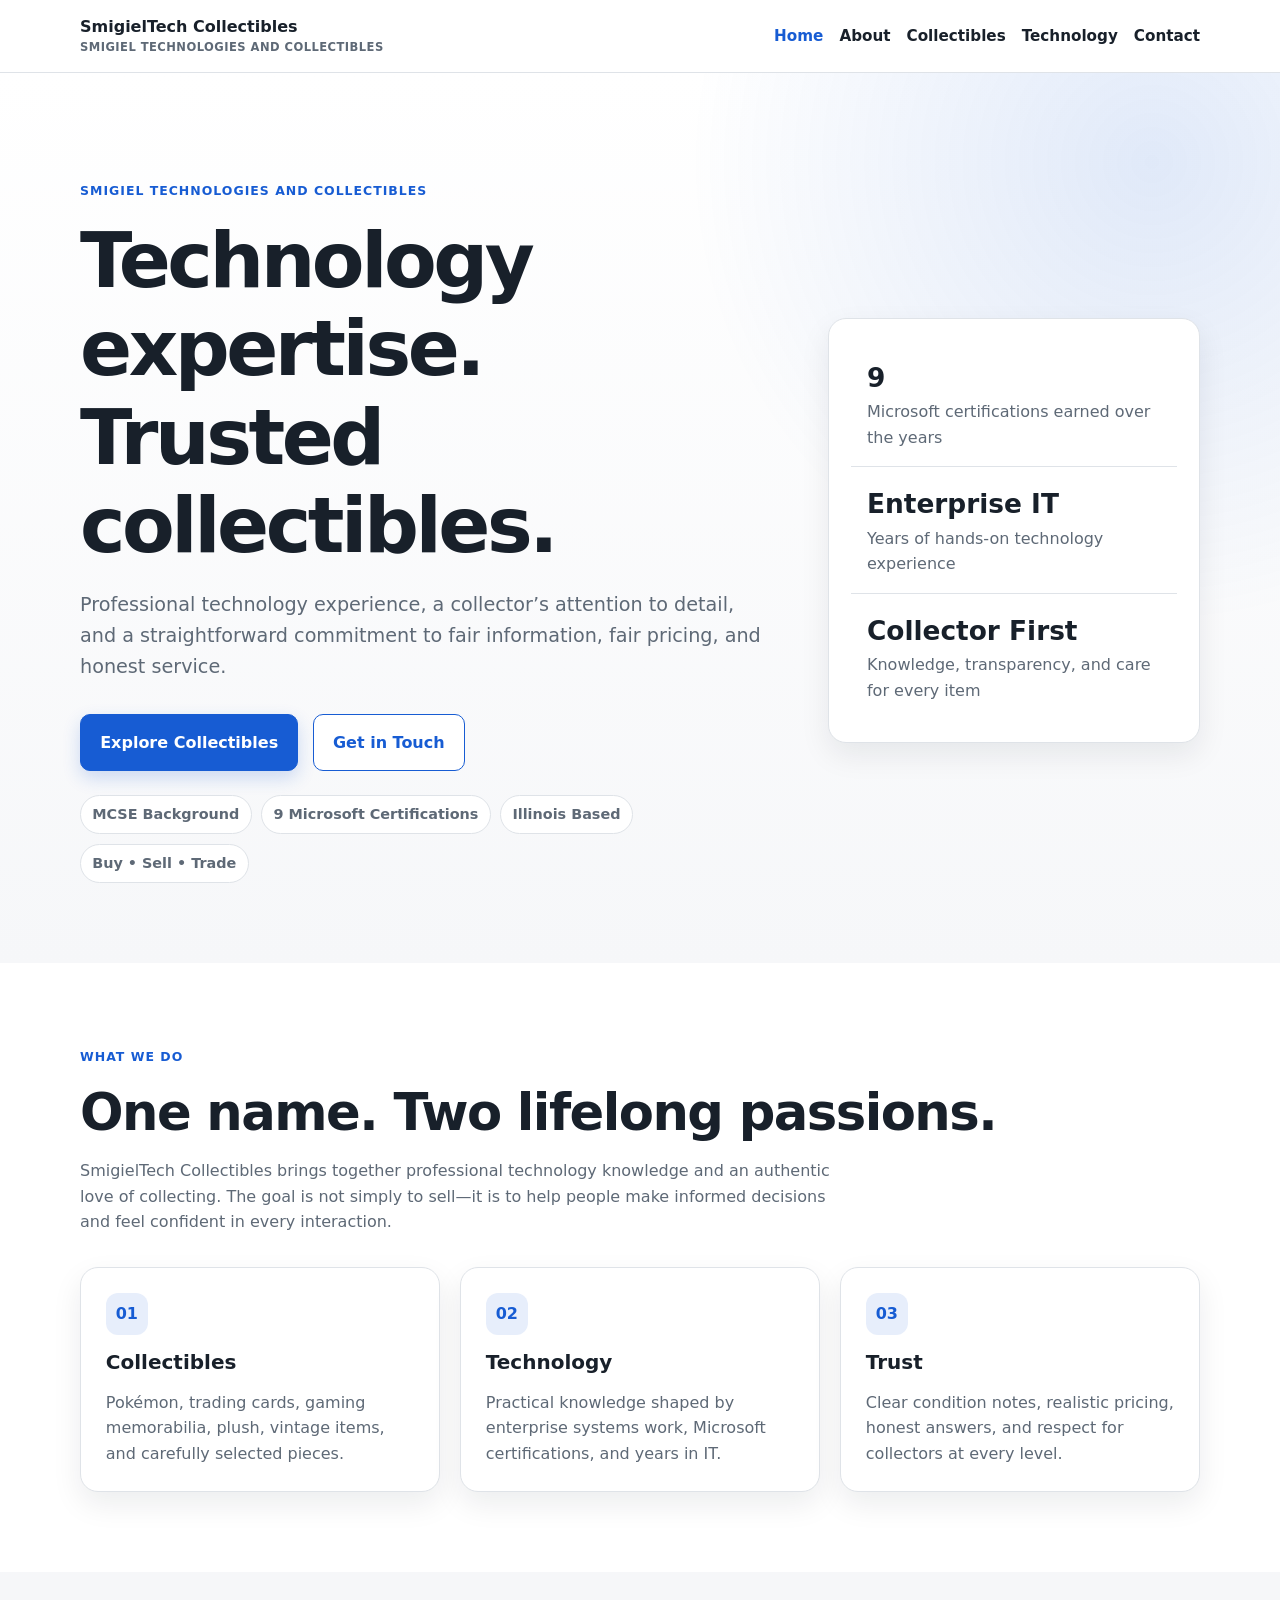
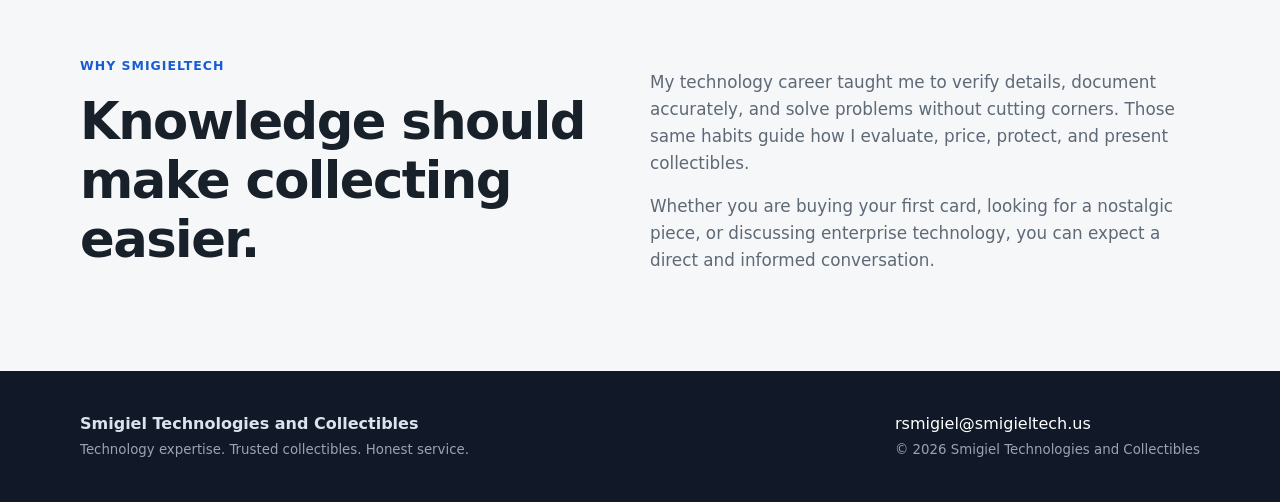
<file: index.html>
<!doctype html>
<html lang="en">
<head>
  <meta charset="utf-8">
  <meta name="viewport" content="width=device-width, initial-scale=1">
  <title>Home | SmigielTech Collectibles</title>
  <meta name="description" content="SmigielTech Collectibles combines enterprise technology experience with trusted collectibles and honest service.">
  <link rel="stylesheet" href="styles.css">
</head>
<body>

<header class="site-header">
  <div class="container nav-wrap">
    <a class="brand" href="index.html">
      SmigielTech Collectibles
      <small>Smigiel Technologies and Collectibles</small>
    </a>
    <nav aria-label="Primary navigation">
      <button class="menu-button" type="button" aria-expanded="false">Menu</button>
      <ul><li><a href="index.html" aria-current="page">Home</a></li>
<li><a href="about.html">About</a></li>
<li><a href="collectibles.html">Collectibles</a></li>
<li><a href="technology.html">Technology</a></li>
<li><a href="contact.html">Contact</a></li></ul>
    </nav>
  </div>
</header>

<main>

<section class="hero">
  <div class="container hero-grid">
    <div>
      <span class="eyebrow">Smigiel Technologies and Collectibles</span>
      <h1>Technology expertise. Trusted collectibles.</h1>
      <p class="lead">
        Professional technology experience, a collector’s attention to detail,
        and a straightforward commitment to fair information, fair pricing, and honest service.
      </p>
      <div class="actions">
        <a class="button" href="collectibles.html">Explore Collectibles</a>
        <a class="button secondary" href="contact.html">Get in Touch</a>
      </div>
      <div class="badge-row">
        <span class="badge">MCSE Background</span>
        <span class="badge">9 Microsoft Certifications</span>
        <span class="badge">Illinois Based</span>
        <span class="badge">Buy • Sell • Trade</span>
      </div>
    </div>
    <aside class="hero-card" aria-label="Business highlights">
      <div class="stat">
        <strong>9</strong>
        <span>Microsoft certifications earned over the years</span>
      </div>
      <div class="stat">
        <strong>Enterprise IT</strong>
        <span>Years of hands-on technology experience</span>
      </div>
      <div class="stat">
        <strong>Collector First</strong>
        <span>Knowledge, transparency, and care for every item</span>
      </div>
    </aside>
  </div>
</section>

<section class="section alt">
  <div class="container">
    <span class="eyebrow">What We Do</span>
    <h2>One name. Two lifelong passions.</h2>
    <p class="section-intro">
      SmigielTech Collectibles brings together professional technology knowledge and
      an authentic love of collecting. The goal is not simply to sell—it is to help people
      make informed decisions and feel confident in every interaction.
    </p>
    <div class="grid-3">
      <article class="card">
        <div class="icon">01</div>
        <h3>Collectibles</h3>
        <p>Pokémon, trading cards, gaming memorabilia, plush, vintage items, and carefully selected pieces.</p>
      </article>
      <article class="card">
        <div class="icon">02</div>
        <h3>Technology</h3>
        <p>Practical knowledge shaped by enterprise systems work, Microsoft certifications, and years in IT.</p>
      </article>
      <article class="card">
        <div class="icon">03</div>
        <h3>Trust</h3>
        <p>Clear condition notes, realistic pricing, honest answers, and respect for collectors at every level.</p>
      </article>
    </div>
  </div>
</section>

<section class="section">
  <div class="container grid-2">
    <div>
      <span class="eyebrow">Why SmigielTech</span>
      <h2>Knowledge should make collecting easier.</h2>
    </div>
    <div class="prose">
      <p>
        My technology career taught me to verify details, document accurately, and solve problems
        without cutting corners. Those same habits guide how I evaluate, price, protect, and present collectibles.
      </p>
      <p>
        Whether you are buying your first card, looking for a nostalgic piece, or discussing enterprise technology,
        you can expect a direct and informed conversation.
      </p>
    </div>
  </div>
</section>

</main>

<footer class="site-footer">
  <div class="container footer-grid">
    <div>
      <strong>Smigiel Technologies and Collectibles</strong><br>
      <small>Technology expertise. Trusted collectibles. Honest service.</small>
    </div>
    <div>
      <a href="mailto:rsmigiel@smigieltech.us">rsmigiel@smigieltech.us</a><br>
      <small>© <span data-year></span> Smigiel Technologies and Collectibles</small>
    </div>
  </div>
</footer>

<script src="script.js"></script>
</body>
</html>
</file>
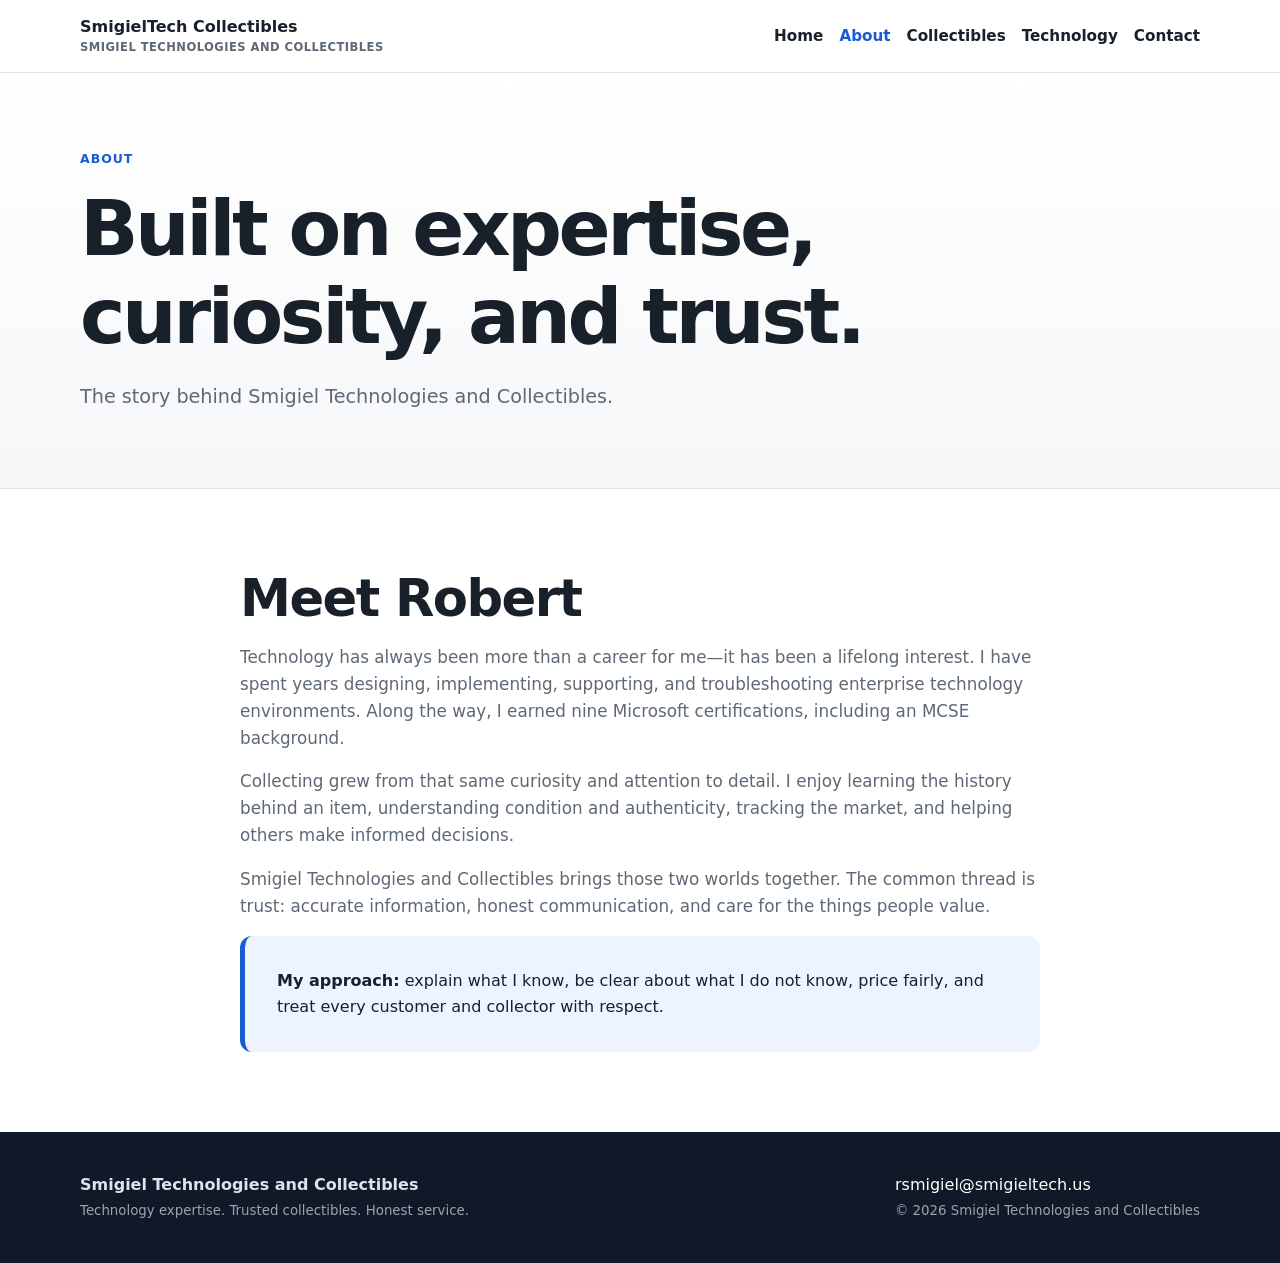
<file: about.html>
<!doctype html>
<html lang="en">
<head>
  <meta charset="utf-8">
  <meta name="viewport" content="width=device-width, initial-scale=1">
  <title>About | SmigielTech Collectibles</title>
  <meta name="description" content="Learn about Robert and the experience behind Smigiel Technologies and Collectibles.">
  <link rel="stylesheet" href="styles.css">
</head>
<body>

<header class="site-header">
  <div class="container nav-wrap">
    <a class="brand" href="index.html">
      SmigielTech Collectibles
      <small>Smigiel Technologies and Collectibles</small>
    </a>
    <nav aria-label="Primary navigation">
      <button class="menu-button" type="button" aria-expanded="false">Menu</button>
      <ul><li><a href="index.html">Home</a></li>
<li><a href="about.html" aria-current="page">About</a></li>
<li><a href="collectibles.html">Collectibles</a></li>
<li><a href="technology.html">Technology</a></li>
<li><a href="contact.html">Contact</a></li></ul>
    </nav>
  </div>
</header>

<main>

<section class="page-hero">
  <div class="container">
    <span class="eyebrow">About</span>
    <h1>Built on expertise, curiosity, and trust.</h1>
    <p class="lead">The story behind Smigiel Technologies and Collectibles.</p>
  </div>
</section>
<section class="section alt">
  <div class="container prose">
    <h2>Meet Robert</h2>
    <p>
      Technology has always been more than a career for me—it has been a lifelong interest.
      I have spent years designing, implementing, supporting, and troubleshooting enterprise technology environments.
      Along the way, I earned nine Microsoft certifications, including an MCSE background.
    </p>
    <p>
      Collecting grew from that same curiosity and attention to detail. I enjoy learning the history behind an item,
      understanding condition and authenticity, tracking the market, and helping others make informed decisions.
    </p>
    <p>
      Smigiel Technologies and Collectibles brings those two worlds together. The common thread is trust:
      accurate information, honest communication, and care for the things people value.
    </p>
    <div class="callout">
      <strong>My approach:</strong> explain what I know, be clear about what I do not know,
      price fairly, and treat every customer and collector with respect.
    </div>
  </div>
</section>

</main>

<footer class="site-footer">
  <div class="container footer-grid">
    <div>
      <strong>Smigiel Technologies and Collectibles</strong><br>
      <small>Technology expertise. Trusted collectibles. Honest service.</small>
    </div>
    <div>
      <a href="mailto:rsmigiel@smigieltech.us">rsmigiel@smigieltech.us</a><br>
      <small>© <span data-year></span> Smigiel Technologies and Collectibles</small>
    </div>
  </div>
</footer>

<script src="script.js"></script>
</body>
</html>
</file>
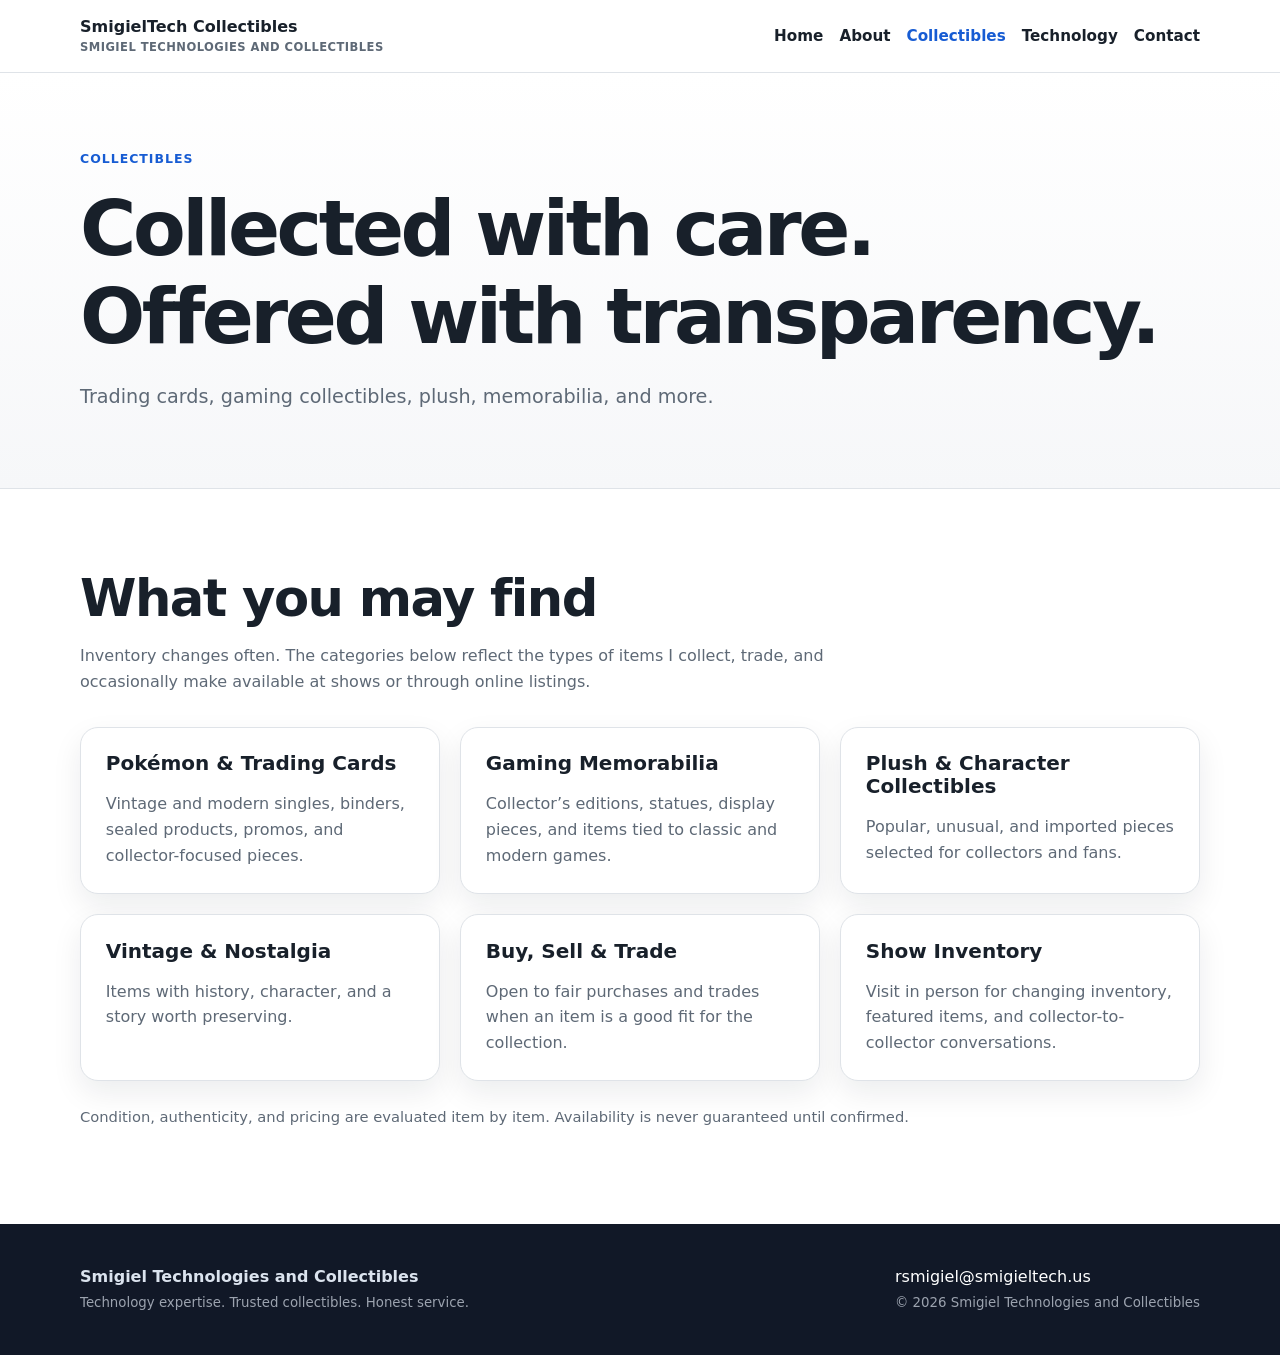
<file: collectibles.html>
<!doctype html>
<html lang="en">
<head>
  <meta charset="utf-8">
  <meta name="viewport" content="width=device-width, initial-scale=1">
  <title>Collectibles | SmigielTech Collectibles</title>
  <meta name="description" content="Explore the types of trading cards, gaming memorabilia, plush, and vintage collectibles offered by SmigielTech Collectibles.">
  <link rel="stylesheet" href="styles.css">
</head>
<body>

<header class="site-header">
  <div class="container nav-wrap">
    <a class="brand" href="index.html">
      SmigielTech Collectibles
      <small>Smigiel Technologies and Collectibles</small>
    </a>
    <nav aria-label="Primary navigation">
      <button class="menu-button" type="button" aria-expanded="false">Menu</button>
      <ul><li><a href="index.html">Home</a></li>
<li><a href="about.html">About</a></li>
<li><a href="collectibles.html" aria-current="page">Collectibles</a></li>
<li><a href="technology.html">Technology</a></li>
<li><a href="contact.html">Contact</a></li></ul>
    </nav>
  </div>
</header>

<main>

<section class="page-hero">
  <div class="container">
    <span class="eyebrow">Collectibles</span>
    <h1>Collected with care. Offered with transparency.</h1>
    <p class="lead">Trading cards, gaming collectibles, plush, memorabilia, and more.</p>
  </div>
</section>
<section class="section alt">
  <div class="container">
    <h2>What you may find</h2>
    <p class="section-intro">
      Inventory changes often. The categories below reflect the types of items I collect,
      trade, and occasionally make available at shows or through online listings.
    </p>
    <div class="grid-3">
      <article class="card">
        <h3>Pokémon & Trading Cards</h3>
        <p>Vintage and modern singles, binders, sealed products, promos, and collector-focused pieces.</p>
      </article>
      <article class="card">
        <h3>Gaming Memorabilia</h3>
        <p>Collector’s editions, statues, display pieces, and items tied to classic and modern games.</p>
      </article>
      <article class="card">
        <h3>Plush & Character Collectibles</h3>
        <p>Popular, unusual, and imported pieces selected for collectors and fans.</p>
      </article>
      <article class="card">
        <h3>Vintage & Nostalgia</h3>
        <p>Items with history, character, and a story worth preserving.</p>
      </article>
      <article class="card">
        <h3>Buy, Sell & Trade</h3>
        <p>Open to fair purchases and trades when an item is a good fit for the collection.</p>
      </article>
      <article class="card">
        <h3>Show Inventory</h3>
        <p>Visit in person for changing inventory, featured items, and collector-to-collector conversations.</p>
      </article>
    </div>
    <p class="notice">
      Condition, authenticity, and pricing are evaluated item by item. Availability is never guaranteed until confirmed.
    </p>
  </div>
</section>

</main>

<footer class="site-footer">
  <div class="container footer-grid">
    <div>
      <strong>Smigiel Technologies and Collectibles</strong><br>
      <small>Technology expertise. Trusted collectibles. Honest service.</small>
    </div>
    <div>
      <a href="mailto:rsmigiel@smigieltech.us">rsmigiel@smigieltech.us</a><br>
      <small>© <span data-year></span> Smigiel Technologies and Collectibles</small>
    </div>
  </div>
</footer>

<script src="script.js"></script>
</body>
</html>
</file>
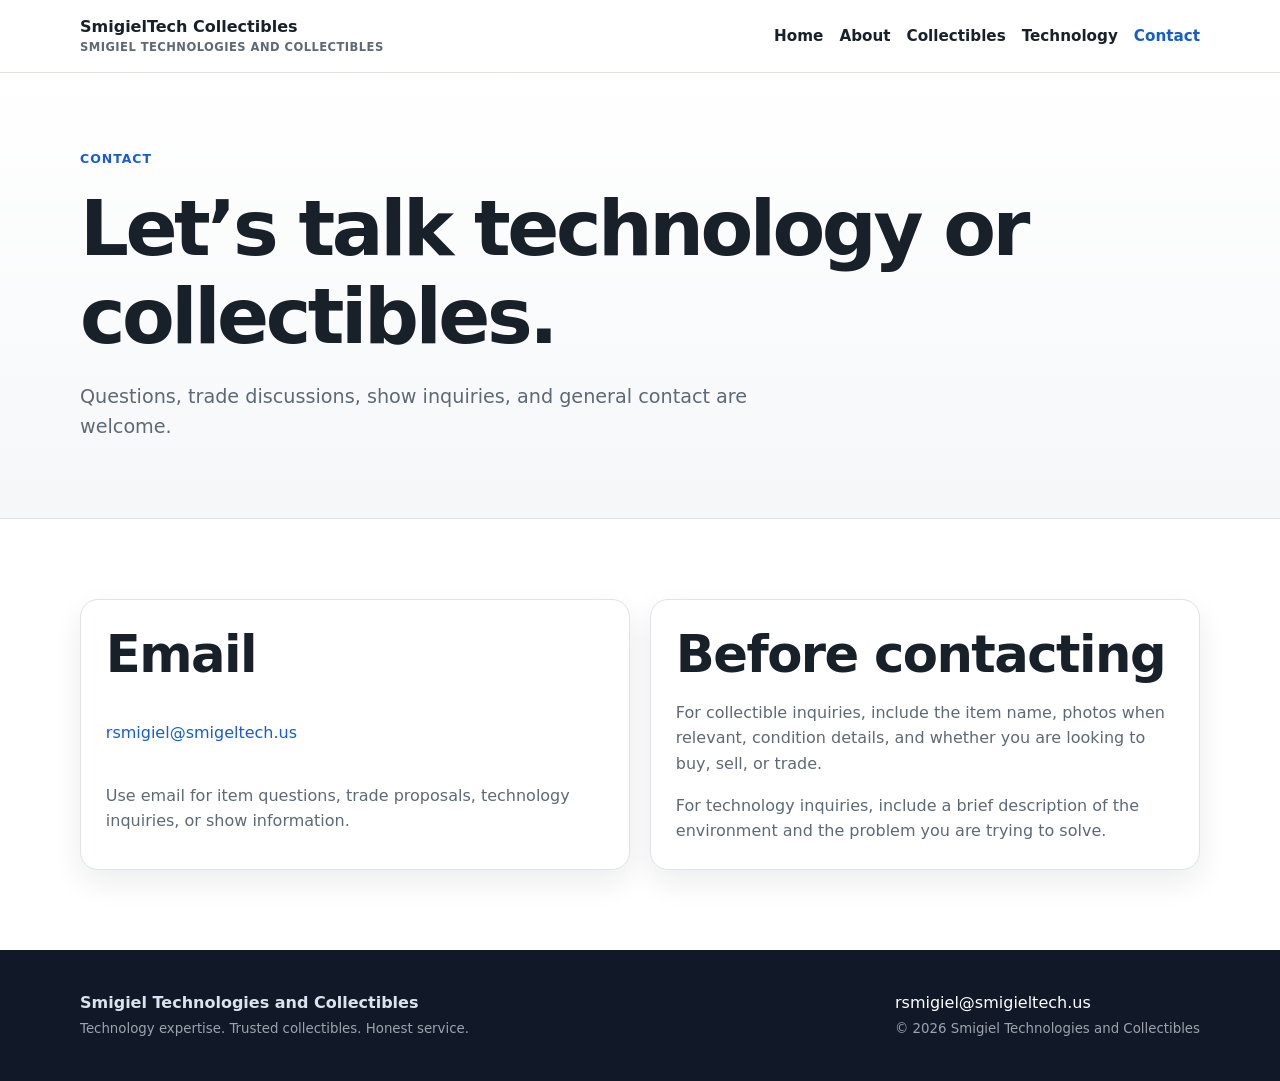
<file: contact.html>
<!doctype html>
<html lang="en">
<head>
  <meta charset="utf-8">
  <meta name="viewport" content="width=device-width, initial-scale=1">
  <title>Contact | SmigielTech Collectibles</title>
  <meta name="description" content="Contact Smigiel Technologies and Collectibles about technology, collectibles, shows, buying, selling, or trading.">
  <link rel="stylesheet" href="styles.css">
</head>
<body>

<header class="site-header">
  <div class="container nav-wrap">
    <a class="brand" href="index.html">
      SmigielTech Collectibles
      <small>Smigiel Technologies and Collectibles</small>
    </a>
    <nav aria-label="Primary navigation">
      <button class="menu-button" type="button" aria-expanded="false">Menu</button>
      <ul><li><a href="index.html">Home</a></li>
<li><a href="about.html">About</a></li>
<li><a href="collectibles.html">Collectibles</a></li>
<li><a href="technology.html">Technology</a></li>
<li><a href="contact.html" aria-current="page">Contact</a></li></ul>
    </nav>
  </div>
</header>

<main>

<section class="page-hero">
  <div class="container">
    <span class="eyebrow">Contact</span>
    <h1>Let’s talk technology or collectibles.</h1>
    <p class="lead">Questions, trade discussions, show inquiries, and general contact are welcome.</p>
  </div>
</section>
<section class="section alt">
  <div class="container grid-2">
    <div class="contact-card card">
      <h2>Email</h2>
      <a href="mailto:rsmigiel@smigeltech.us">rsmigiel@smigeltech.us</a>
      <p>Use email for item questions, trade proposals, technology inquiries, or show information.</p>
    </div>
    <div class="card">
      <h2>Before contacting</h2>
      <p>
        For collectible inquiries, include the item name, photos when relevant, condition details,
        and whether you are looking to buy, sell, or trade.
      </p>
      <p>
        For technology inquiries, include a brief description of the environment and the problem you are trying to solve.
      </p>
    </div>
  </div>
</section>

</main>

<footer class="site-footer">
  <div class="container footer-grid">
    <div>
      <strong>Smigiel Technologies and Collectibles</strong><br>
      <small>Technology expertise. Trusted collectibles. Honest service.</small>
    </div>
    <div>
      <a href="mailto:rsmigiel@smigieltech.us">rsmigiel@smigieltech.us</a><br>
      <small>© <span data-year></span> Smigiel Technologies and Collectibles</small>
    </div>
  </div>
</footer>

<script src="script.js"></script>
</body>
</html>
</file>
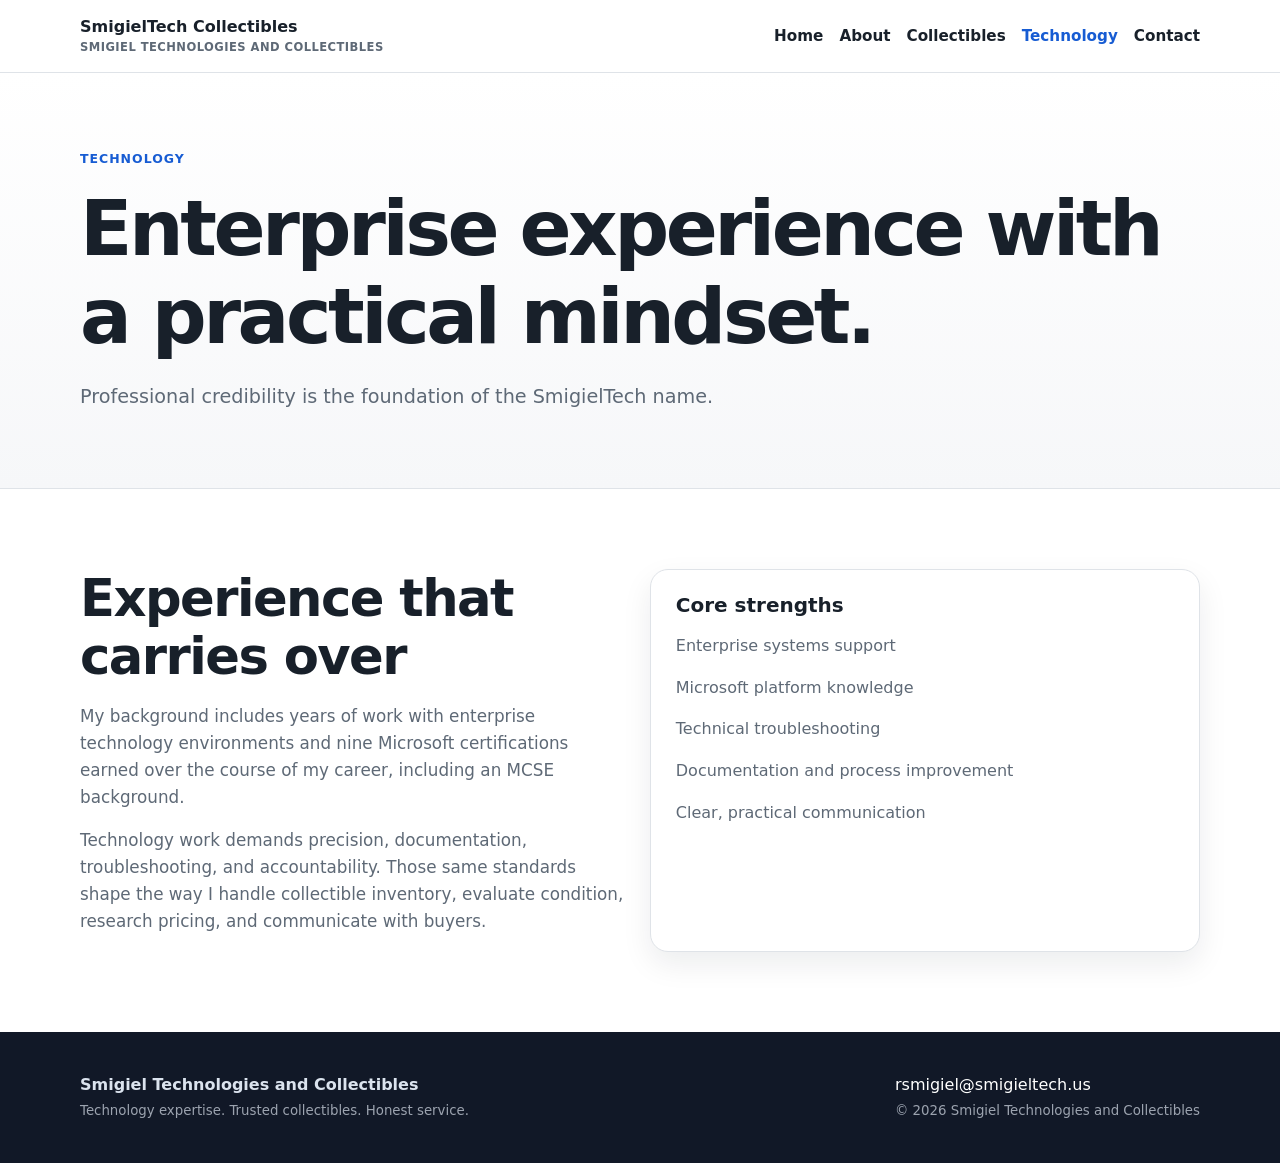
<file: technology.html>
<!doctype html>
<html lang="en">
<head>
  <meta charset="utf-8">
  <meta name="viewport" content="width=device-width, initial-scale=1">
  <title>Technology | SmigielTech Collectibles</title>
  <meta name="description" content="Professional technology background, Microsoft certifications, and enterprise systems experience behind SmigielTech.">
  <link rel="stylesheet" href="styles.css">
</head>
<body>

<header class="site-header">
  <div class="container nav-wrap">
    <a class="brand" href="index.html">
      SmigielTech Collectibles
      <small>Smigiel Technologies and Collectibles</small>
    </a>
    <nav aria-label="Primary navigation">
      <button class="menu-button" type="button" aria-expanded="false">Menu</button>
      <ul><li><a href="index.html">Home</a></li>
<li><a href="about.html">About</a></li>
<li><a href="collectibles.html">Collectibles</a></li>
<li><a href="technology.html" aria-current="page">Technology</a></li>
<li><a href="contact.html">Contact</a></li></ul>
    </nav>
  </div>
</header>

<main>

<section class="page-hero">
  <div class="container">
    <span class="eyebrow">Technology</span>
    <h1>Enterprise experience with a practical mindset.</h1>
    <p class="lead">Professional credibility is the foundation of the SmigielTech name.</p>
  </div>
</section>
<section class="section alt">
  <div class="container grid-2">
    <div class="prose">
      <h2>Experience that carries over</h2>
      <p>
        My background includes years of work with enterprise technology environments and nine Microsoft certifications
        earned over the course of my career, including an MCSE background.
      </p>
      <p>
        Technology work demands precision, documentation, troubleshooting, and accountability.
        Those same standards shape the way I handle collectible inventory, evaluate condition,
        research pricing, and communicate with buyers.
      </p>
    </div>
    <div class="card">
      <h3>Core strengths</h3>
      <p>Enterprise systems support</p>
      <p>Microsoft platform knowledge</p>
      <p>Technical troubleshooting</p>
      <p>Documentation and process improvement</p>
      <p>Clear, practical communication</p>
    </div>
  </div>
</section>

</main>

<footer class="site-footer">
  <div class="container footer-grid">
    <div>
      <strong>Smigiel Technologies and Collectibles</strong><br>
      <small>Technology expertise. Trusted collectibles. Honest service.</small>
    </div>
    <div>
      <a href="mailto:rsmigiel@smigieltech.us">rsmigiel@smigieltech.us</a><br>
      <small>© <span data-year></span> Smigiel Technologies and Collectibles</small>
    </div>
  </div>
</footer>

<script src="script.js"></script>
</body>
</html>
</file>
<file: styles.css>
:root {
  --bg: #f6f7f9;
  --surface: #ffffff;
  --text: #18202a;
  --muted: #5e6976;
  --accent: #175cd3;
  --accent-dark: #0f3f91;
  --border: #dfe3e8;
  --shadow: 0 12px 30px rgba(15, 23, 42, 0.08);
  --max: 1120px;
}

* { box-sizing: border-box; }
html { scroll-behavior: smooth; }
body {
  margin: 0;
  font-family: Inter, ui-sans-serif, system-ui, -apple-system, BlinkMacSystemFont, "Segoe UI", sans-serif;
  color: var(--text);
  background: var(--bg);
  line-height: 1.6;
}
a { color: var(--accent); text-decoration: none; }
a:hover { text-decoration: underline; }
img { max-width: 100%; display: block; }

.container {
  width: min(calc(100% - 2rem), var(--max));
  margin: 0 auto;
}

.site-header {
  position: sticky;
  top: 0;
  z-index: 20;
  background: rgba(255,255,255,.96);
  border-bottom: 1px solid var(--border);
  backdrop-filter: blur(12px);
}
.nav-wrap {
  min-height: 72px;
  display: flex;
  align-items: center;
  justify-content: space-between;
  gap: 1.5rem;
}
.brand {
  display: flex;
  flex-direction: column;
  color: var(--text);
  font-weight: 800;
  line-height: 1.1;
}
.brand small {
  margin-top: .3rem;
  font-size: .72rem;
  font-weight: 600;
  color: var(--muted);
  letter-spacing: .04em;
  text-transform: uppercase;
}
nav ul {
  display: flex;
  align-items: center;
  gap: 1rem;
  list-style: none;
  margin: 0;
  padding: 0;
}
nav a {
  color: var(--text);
  font-weight: 650;
  font-size: .95rem;
}
nav a[aria-current="page"] { color: var(--accent); }
.menu-button {
  display: none;
  border: 1px solid var(--border);
  background: var(--surface);
  border-radius: 10px;
  padding: .55rem .75rem;
  font: inherit;
}

.hero {
  padding: 6.5rem 0 5rem;
  background:
    radial-gradient(circle at 90% 10%, rgba(23,92,211,.13), transparent 33%),
    linear-gradient(180deg, #ffffff 0%, #f6f7f9 100%);
}
.hero-grid {
  display: grid;
  grid-template-columns: 1.3fr .7fr;
  gap: 3.5rem;
  align-items: center;
}
.eyebrow {
  display: inline-block;
  color: var(--accent);
  font-weight: 800;
  letter-spacing: .08em;
  text-transform: uppercase;
  font-size: .78rem;
  margin-bottom: 1rem;
}
h1, h2, h3 { line-height: 1.15; margin-top: 0; }
h1 { font-size: clamp(2.6rem, 6vw, 5.1rem); letter-spacing: -.045em; margin-bottom: 1.25rem; }
h2 { font-size: clamp(2rem, 4vw, 3.2rem); letter-spacing: -.03em; margin-bottom: 1rem; }
h3 { font-size: 1.25rem; margin-bottom: .55rem; }
.lead { font-size: 1.2rem; color: var(--muted); max-width: 760px; }
.actions { display: flex; gap: .9rem; flex-wrap: wrap; margin-top: 2rem; }
.button {
  display: inline-flex;
  align-items: center;
  justify-content: center;
  padding: .9rem 1.2rem;
  border-radius: 10px;
  border: 1px solid var(--accent);
  background: var(--accent);
  color: #fff;
  font-weight: 750;
  box-shadow: 0 7px 18px rgba(23,92,211,.2);
}
.button:hover { background: var(--accent-dark); text-decoration: none; }
.button.secondary {
  background: var(--surface);
  color: var(--accent);
  box-shadow: none;
}
.hero-card, .card {
  background: var(--surface);
  border: 1px solid var(--border);
  border-radius: 18px;
  box-shadow: var(--shadow);
}
.hero-card { padding: 1.4rem; }
.hero-card .stat {
  padding: 1rem;
  border-bottom: 1px solid var(--border);
}
.hero-card .stat:last-child { border-bottom: 0; }
.stat strong { display: block; font-size: 1.65rem; }
.stat span { color: var(--muted); }

.section { padding: 5rem 0; }
.section.alt { background: #fff; }
.section-intro { max-width: 760px; margin-bottom: 2rem; color: var(--muted); }
.grid-3 {
  display: grid;
  grid-template-columns: repeat(3, 1fr);
  gap: 1.25rem;
}
.grid-2 {
  display: grid;
  grid-template-columns: repeat(2, 1fr);
  gap: 1.25rem;
}
.card { padding: 1.55rem; }
.card p { color: var(--muted); margin-bottom: 0; }
.icon {
  width: 42px;
  height: 42px;
  border-radius: 12px;
  display: grid;
  place-items: center;
  background: rgba(23,92,211,.1);
  color: var(--accent);
  font-weight: 900;
  margin-bottom: 1rem;
}

.page-hero {
  padding: 4.5rem 0 3.5rem;
  background: linear-gradient(180deg, #fff, #f6f7f9);
  border-bottom: 1px solid var(--border);
}
.prose { max-width: 800px; }
.prose p { color: var(--muted); font-size: 1.05rem; }

.callout {
  padding: 2rem;
  border-left: 5px solid var(--accent);
  background: #eef4ff;
  border-radius: 12px;
}

.contact-card {
  display: grid;
  gap: .65rem;
}
.contact-card strong { color: var(--text); }

.site-footer {
  background: #111827;
  color: #dbe3ee;
  padding: 2.5rem 0;
}
.footer-grid {
  display: flex;
  justify-content: space-between;
  gap: 2rem;
  align-items: flex-start;
}
.site-footer a { color: #fff; }
.site-footer small { color: #9ca3af; }

.badge-row { display: flex; flex-wrap: wrap; gap: .6rem; margin-top: 1.5rem; }
.badge {
  padding: .45rem .7rem;
  border: 1px solid var(--border);
  border-radius: 999px;
  background: #fff;
  color: var(--muted);
  font-size: .9rem;
  font-weight: 650;
}

.notice {
  margin-top: 1.5rem;
  font-size: .92rem;
  color: var(--muted);
}

@media (max-width: 820px) {
  .hero-grid, .grid-3, .grid-2 { grid-template-columns: 1fr; }
  nav ul {
    display: none;
    position: absolute;
    left: 1rem;
    right: 1rem;
    top: 72px;
    flex-direction: column;
    align-items: stretch;
    background: #fff;
    border: 1px solid var(--border);
    border-radius: 12px;
    padding: 1rem;
    box-shadow: var(--shadow);
  }
  nav ul.open { display: flex; }
  .menu-button { display: inline-block; }
  .hero { padding-top: 4rem; }
  .footer-grid { flex-direction: column; }
}
</file>
